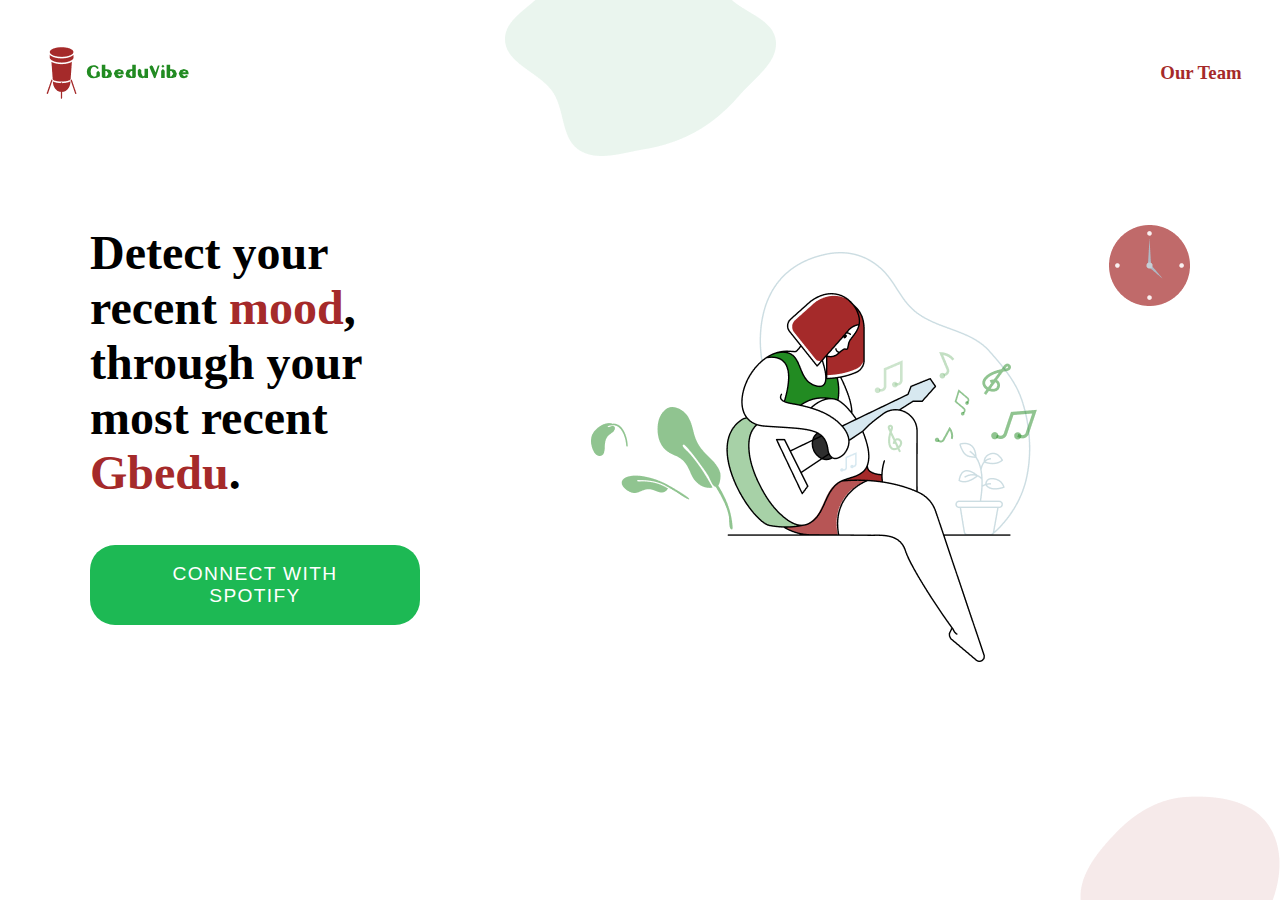
<file: index.html>
<!DOCTYPE html>
<html lang="en">
<head>
    <meta charset="UTF-8">
    <meta http-equiv="X-UA-Compatible" content="IE=edge">
    <meta name="viewport" content="width=device-width, initial-scale=1.0">
    <link rel="stylesheet" href="css/style.css">
    <link rel="icon" type="image/png" sizes="32x32" href="images/conga 1.png">
    <link href="https://fonts.googleapis.com/css2?family=Hind:wght@300;400;500;600;700&display=swap" rel="stylesheet">
    <title translate="no">Gbedu Vibes</title>
</head>
<body>
        <header>
            <nav>
                <div class="logo">
                    <img src="images/conga 1.png" alt="logo">
                    <a href="index.html"><img src="images/GbeduVibe.svg"></a>
                </div>
                <h3><a href="./our team/index.html">Our Team</a></h3>
            </nav>
        </header>
        <main>
            <section>
                <h1>Detect your recent <span>mood</span>, through your most recent <span>Gbedu</span>.</h1>
                <button><a href="spotify/index.html">CONNECT WITH SPOTIFY</a></button>
            </section>
            <img src="images/Group 7.png" alt="music">
        </main>
    
</body>
</html>
</file>
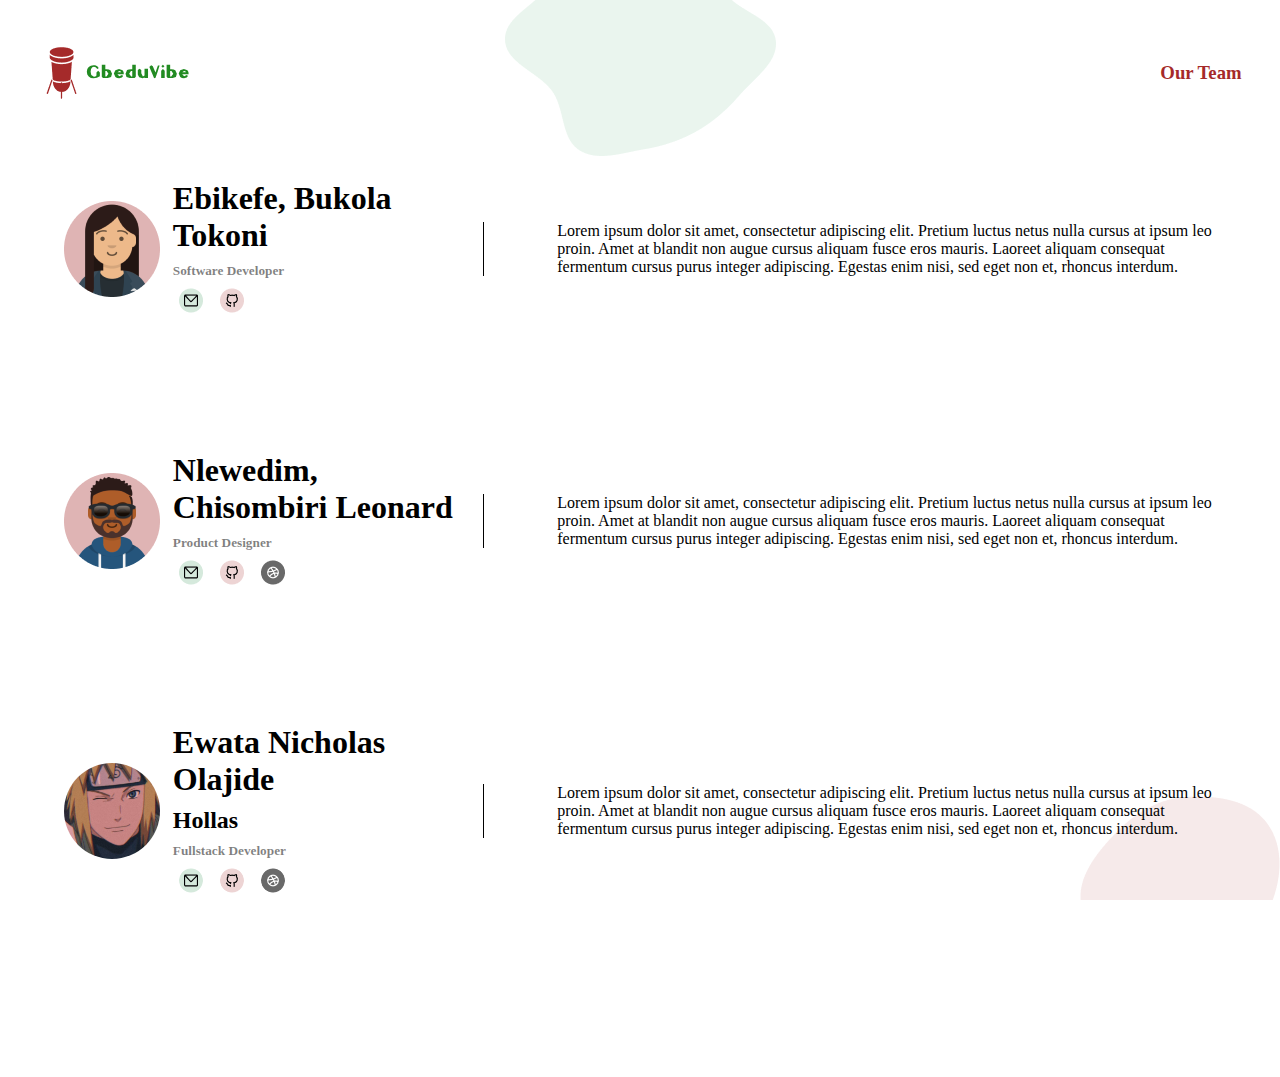
<file: our team/index.html>
<!DOCTYPE html>
<html lang="en">
<head>
    <meta charset="UTF-8">
    <meta http-equiv="X-UA-Compatible" content="IE=edge">
    <meta name="viewport" content="width=device-width, initial-scale=1.0">
    <link rel="stylesheet" href="../css/ourTeam.css">
    <link rel="icon" type="image/png" sizes="32x32" href="../images/conga 1.png">
    <link href="https://fonts.googleapis.com/css2?family=Hind:wght@300;400;500;600;700&display=swap" rel="stylesheet">
    <title translate="no">Gbedu Vibes</title>
</head>
<body>
    <header>
        <nav>
            <div class="logo">
                <img src="../images/conga 1.png" alt="logo">
                <a href="../index.html"><img src="../images/GbeduVibe.svg"></a>
            </div>
            <h3><a href="index.html">Our Team</a></h3>
        </nav>
    </header>

    <main class="team">
        <section class="tokoni-body">
            <div class="content">
                <img src="../images/Ellipse 1.png" alt="animated picture">
                <div class="info">
                    <h1>Ebikefe, Bukola Tokoni</h1>
                    <h5>Software Developer</h5>
                    <div><span><img src="../images/Group 10.png"></span> <span><img src="../images/Group 9.png"></span></div>
                </div>
            </div>
            <div class="para"> 
                <p>Lorem ipsum dolor sit amet, consectetur adipiscing elit. Pretium luctus netus nulla cursus at ipsum leo proin. Amet at blandit non augue cursus aliquam fusce eros mauris. Laoreet aliquam consequat fermentum cursus purus integer adipiscing. Egestas enim nisi, sed eget non et, rhoncus interdum.</p>
            </div>
        </section>
        <section class="chisom-body">
            <div class="content">
                <img src="../images/Ellipse 1-2.png" alt="animated picture">
                <div class="info">
                    <h1>Nlewedim, Chisombiri Leonard</h1>
                    <h5>Product Designer</h5>
                    <div><span><img src="../images/Group 10.png"></span> <span><img src="../images/Group 9.png"></span> <span><img src="../images/Group 13.png"></span></div>
                </div>
            </div>
            <div class="para"> 
                <p>Lorem ipsum dolor sit amet, consectetur adipiscing elit. Pretium luctus netus nulla cursus at ipsum leo proin. Amet at blandit non augue cursus aliquam fusce eros mauris. Laoreet aliquam consequat fermentum cursus purus integer adipiscing. Egestas enim nisi, sed eget non et, rhoncus interdum.</p>
            </div>
        </section>
        <section class="hollas-body">
            <div class="content">
                <img class="minato" src="../images/minato.jpg" alt="animated picture">
                <div class="info">
                    <h1>Ewata Nicholas Olajide</h1>
                    <h2>Hollas</h2>
                    <h5>Fullstack Developer</h5>
                    <div><span><img src="../images/Group 10.png"></span> <span><img src="../images/Group 9.png"></span> <span><img src="../images/Group 13.png"></span></div>
                </div>
            </div>
            <div class="para"> 
                <p>Lorem ipsum dolor sit amet, consectetur adipiscing elit. Pretium luctus netus nulla cursus at ipsum leo proin. Amet at blandit non augue cursus aliquam fusce eros mauris. Laoreet aliquam consequat fermentum cursus purus integer adipiscing. Egestas enim nisi, sed eget non et, rhoncus interdum.</p>
            </div>
        </section>
    </main>

</body>
</html>
</file>
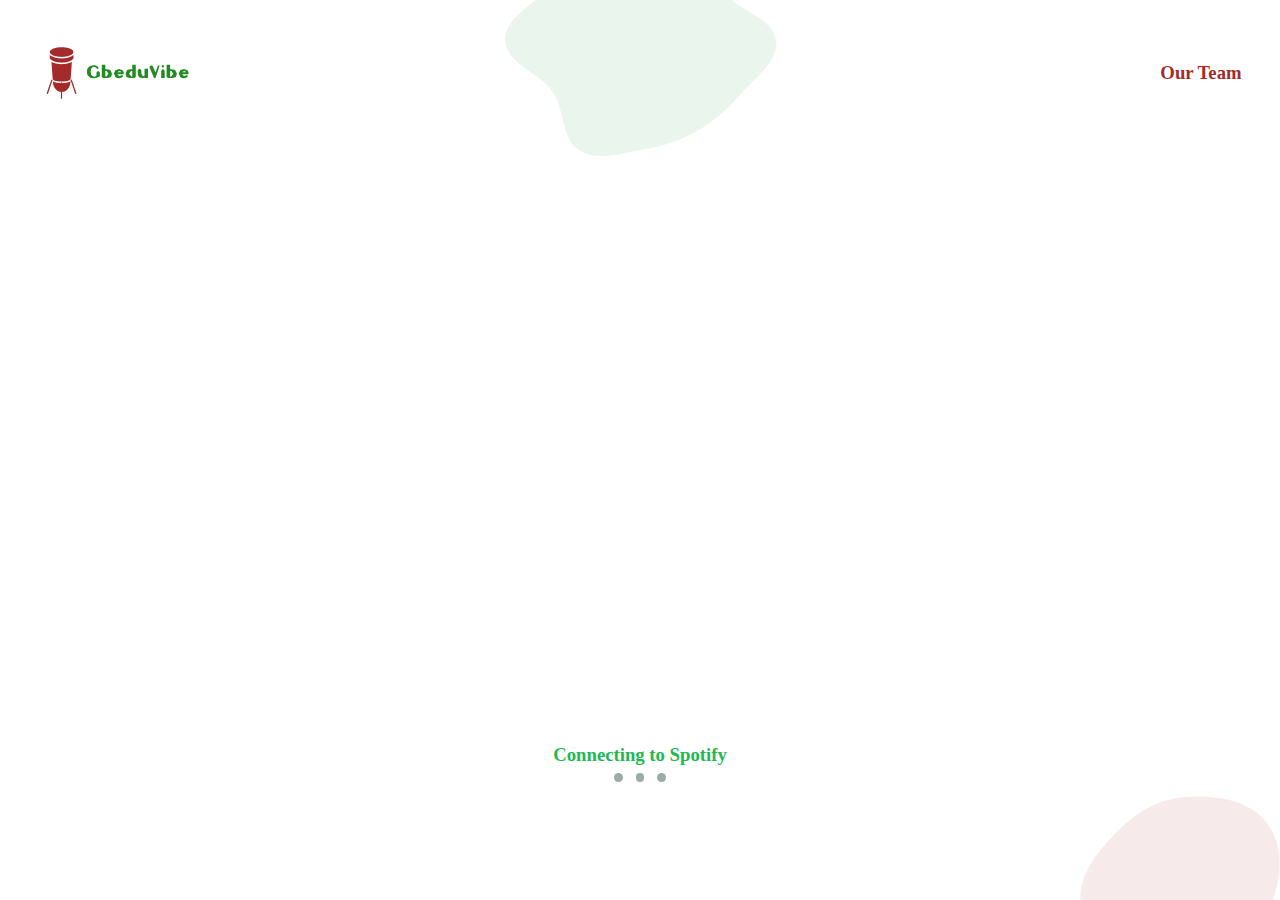
<file: spotify/index.html>
<!DOCTYPE html>
<html lang="en">
<head>
    <meta charset="UTF-8">
    <meta http-equiv="X-UA-Compatible" content="IE=edge">
    <meta name="viewport" content="width=device-width, initial-scale=1.0">
    <link rel="stylesheet" href="../css/spotify.css">
    <link rel="icon" type="image/png" sizes="32x32" href="../images/conga 1.png">
    <link href="https://fonts.googleapis.com/css2?family=Hind:wght@300;400;500;600;700&display=swap" rel="stylesheet">
    <title translate="no">Gbedu Vibes</title>
</head>
<body>
    <header>
        <nav>
            <div class="logo">
                <img src="../images/conga 1.png" alt="logo">
                <a href="../index.html"><img src="../images/GbeduVibe.svg"></a>
            </div>
            <h3><a href="../our team/index.html">Our Team</a></h3>
        </nav>
    </header>

    <Main>
        <div class="container">
            <section class="section-top">
                <div class="top-slide">
                    <img  class="img1" src="../images/undraw_playlist_re_1oed (1) 1.svg">
                    <img class="img2"  src="../images/undraw_audio_player_re_cl20 1.svg">
                    <img  class="img3" src="../images/undraw_media_player_re_rdd2 1.svg">
                </div>
                <div class="final-top">
                    <a href=""><img src="../images/Frame 5.svg"></a> <a href=""><img src="../images/Frame 5-2.svg"></a>
                </div>
            </section>
            <section class="connecting">
                <h3>Connecting to Spotify</h3>
                <div class="ball-slide">
                    <span class="ball1"></span>
                    <span class="ball2"></span>
                    <span class="ball3"></span>
                </div>
            </section>
        </div>
    </Main>
</body>
</html>
</file>
<file: css/style.css>
* {
  box-sizing: border-box;
  margin: 0;
  padding: 0;
}

body {
  height: 100vh;
  background-image: url(../images/Vector-4.png), url(../images/Vector-5.png);
  background-repeat: no-repeat;
  background-position: top center, right bottom;
  display: flex;
  flex-direction: column;
  font-family: "Hind" sans-serif;
}

header {
  display: flex;
  flex-direction: column;
  height: 15vh;
}
header nav {
  display: flex;
  align-items: center;
  justify-content: space-between;
  vertical-align: middle;
  padding: 5vh 3vw;
}
header nav .logo {
  display: flex;
  align-items: center;
}
header nav a {
  text-decoration: none;
  color: #A52A2A;
}
header nav a:hover {
  cursor: pointer;
  border-bottom: 3px solid #A52A2A;
}
header nav h3:hover {
  border-bottom: 3px solid #A52A2A;
}

main {
  display: flex;
  justify-content: space-between;
  padding: 10vh;
}
main section {
  flex-basis: 30%;
}
main section h1 {
  font-size: 3rem;
}
main section h1 span {
  color: #A52A2A;
}
main section button {
  margin-top: 5vh;
  padding: 2vh 3vw;
  border: none;
  border-radius: 25px;
  background-color: #1DB954;
  color: #ffffff;
  letter-spacing: 0.1em;
  cursor: pointer;
}
main section button a {
  text-decoration: none;
  font-size: 1.2rem;
  color: #ffffff;
}
main section button:hover {
  background-color: #A52A2A;
  box-shadow: 5px 5px #1DB954;
}

@media (max-width: 600px) {
  body {
    width: 100vw;
  }
}
@media (max-width: 600px) {
  main {
    margin-top: 5vh;
    display: block;
    background-image: url(img/Group\ 7.png);
    background-repeat: no-repeat;
    background-size: cover;
    background-position: right;
  }
  main section {
    width: 100%;
  }
  main section h1 {
    text-align: center;
    font-size: 2em;
    font-weight: bolder;
  }
  main section button {
    width: 100%;
  }
  main img {
    display: none;
  }
}/*# sourceMappingURL=style.css.map */
</file>
<file: css/ourTeam.css>
* {
  box-sizing: border-box;
  margin: 0;
  padding: 0;
}

body {
  height: 100vh;
  background-image: url(../images/Vector-4.png), url(../images/Vector-5.png);
  background-repeat: no-repeat;
  background-position: top center, right bottom;
  display: flex;
  flex-direction: column;
  font-family: "Hind" sans-serif;
}

header {
  display: flex;
  flex-direction: column;
  height: 15vh;
}
header nav {
  display: flex;
  align-items: center;
  justify-content: space-between;
  vertical-align: middle;
  padding: 5vh 3vw;
}
header nav .logo {
  display: flex;
  align-items: center;
}
header nav a {
  text-decoration: none;
  color: #A52A2A;
}
header nav a:hover {
  cursor: pointer;
  border-bottom: 3px solid #A52A2A;
}
header nav h3:hover {
  border-bottom: 3px solid #A52A2A;
}

.team {
  padding: 5vh 5vw;
}
.team section {
  display: flex;
  align-items: center;
  margin-bottom: 15vh;
}
.team section .content {
  flex-basis: 40%;
  display: flex;
  align-items: center;
  gap: 1vw;
}
.team section .info {
  display: flex;
  flex-direction: column;
  gap: 1vh;
  margin-right: 4%;
}
.team section .info h5 {
  color: rgba(0, 0, 0, 0.5);
}
.team section .info span {
  margin: 0 0.5vw;
}
.team section .para {
  flex-basis: 70%;
}
.team section .para p {
  border-left: 1px solid #000;
  padding-left: 10%;
  height: 100%;
  display: flex;
  align-items: center;
}
.team .hollas-body .content .minato {
  width: 96px;
  height: 96px;
}
.team .hollas-body .content img {
  border-radius: 50%;
}

@media (max-width: 600px) {
  body {
    width: 100vw;
  }
}
@media (max-width: 600px) {
  body {
    height: 100%;
  }

  section {
    flex-direction: column;
  }
  section .content {
    flex-direction: column;
    align-items: center;
    justify-content: center;
  }
  section .content .info h5 {
    text-align: center;
  }
  section .content .info div {
    display: flex;
    justify-content: center;
  }
  section .content .para p {
    padding: 0;
    border: 0;
    text-align: center;
  }
}/*# sourceMappingURL=ourTeam.css.map */
</file>
<file: css/spotify.css>
* {
  box-sizing: border-box;
  margin: 0;
  padding: 0;
}

body {
  height: 100vh;
  background-image: url(../images/Vector-4.png), url(../images/Vector-5.png);
  background-repeat: no-repeat;
  background-position: top center, right bottom;
  display: flex;
  flex-direction: column;
  font-family: "Hind" sans-serif;
}

header {
  display: flex;
  flex-direction: column;
  height: 15vh;
}
header nav {
  display: flex;
  align-items: center;
  justify-content: space-between;
  vertical-align: middle;
  padding: 5vh 3vw;
}
header nav .logo {
  display: flex;
  align-items: center;
}
header nav a {
  text-decoration: none;
  color: #A52A2A;
}
header nav a:hover {
  cursor: pointer;
  border-bottom: 3px solid #A52A2A;
}
header nav h3:hover {
  border-bottom: 3px solid #A52A2A;
}

main {
  width: 100%;
  height: 80vh;
  display: flex;
  justify-content: center;
  align-items: center;
}
main .container {
  width: 90%;
  height: 100%;
  display: flex;
  flex-direction: column;
  justify-content: space-evenly;
  align-items: center;
}
main .container .section-top {
  position: relative;
  height: 60%;
  width: 100%;
  display: flex;
  justify-content: center;
  align-items: center;
}
main .container .section-top .top-slide .img1 {
  width: 100%;
  height: 100%;
  position: absolute;
  top: 0;
  left: 0;
  opacity: 0;
  /* animation: name duration timing-function delay iteration-count direction fill-mode; */
  -webkit-animation: slide1 3s ease-in 1 normal backwards;
          animation: slide1 3s ease-in 1 normal backwards;
}
main .container .section-top .top-slide .img2 {
  width: 100%;
  height: 100%;
  position: absolute;
  top: 0;
  left: 0;
  opacity: 0;
  -webkit-animation: slide 4s ease-in 3s 1 normal backwards;
          animation: slide 4s ease-in 3s 1 normal backwards;
}
main .container .section-top .top-slide .img3 {
  width: 100%;
  height: 100%;
  position: absolute;
  top: 0;
  left: 0;
  opacity: 0;
  -webkit-animation: slide 4s ease-in 7s 1 normal backwards;
          animation: slide 4s ease-in 7s 1 normal backwards;
}
main .container .section-top .final-top {
  position: absolute;
  top: 0;
  display: flex;
  gap: 2vw;
  opacity: 0;
  -webkit-animation: final 3s ease-in 12s 1 normal forwards;
          animation: final 3s ease-in 12s 1 normal forwards;
}
main .container .section-top .final-top img:hover {
  transition-duration: 0.2s;
  transition-timing-function: ease-in;
  transition-property: border;
  border-radius: 16px;
  border: 3px solid #1DB954;
}
main .container .connecting {
  color: #1DB954;
  -webkit-animation: done 1s ease-out 12s 1 normal forwards;
          animation: done 1s ease-out 12s 1 normal forwards;
}
main .container .connecting .ball-slide {
  display: flex;
  justify-content: center;
  align-items: center;
  height: 100%;
  gap: 1vw;
}
main .container .connecting .ball-slide span {
  width: 5%;
  height: 40%;
  background-color: #9BADA2;
  border-radius: 50%;
}
main .container .connecting .ball-slide .ball1 {
  -webkit-animation: ball 3s ease-in 1 normal forwards;
          animation: ball 3s ease-in 1 normal forwards;
}
main .container .connecting .ball-slide .ball2 {
  -webkit-animation: ball 4s ease-in 3s 1 normal forwards;
          animation: ball 4s ease-in 3s 1 normal forwards;
}
main .container .connecting .ball-slide .ball3 {
  -webkit-animation: ball 4s ease-in 7s 1 normal forwards;
          animation: ball 4s ease-in 7s 1 normal forwards;
}

@-webkit-keyframes slide1 {
  0% {
    opacity: 1;
    transform: translateX(-20px);
  }
  50% {
    opacity: 1;
  }
  100% {
    opacity: 0;
    transform: translateX(20px);
  }
}

@keyframes slide1 {
  0% {
    opacity: 1;
    transform: translateX(-20px);
  }
  50% {
    opacity: 1;
  }
  100% {
    opacity: 0;
    transform: translateX(20px);
  }
}
@-webkit-keyframes slide {
  0% {
    opacity: 0;
    transform: translateX(-20px);
  }
  50% {
    opacity: 1;
    transition-duration: 1s;
  }
  100% {
    opacity: 0;
    transform: translateX(20px);
    transition-duration: 1s;
  }
}
@keyframes slide {
  0% {
    opacity: 0;
    transform: translateX(-20px);
  }
  50% {
    opacity: 1;
    transition-duration: 1s;
  }
  100% {
    opacity: 0;
    transform: translateX(20px);
    transition-duration: 1s;
  }
}
@-webkit-keyframes final {
  from {
    opacity: 0;
  }
  to {
    opacity: 1;
  }
}
@keyframes final {
  from {
    opacity: 0;
  }
  to {
    opacity: 1;
  }
}
@-webkit-keyframes ball {
  0% {
    background-color: #9BADA2;
  }
  50% {
    background-color: #1DB954;
    box-shadow: 0 0 3px #1DB954;
    transition-duration: 2s;
    transform: scale(1.2);
  }
  100% {
    background-color: #9BADA2;
    transform: scale(0.5);
    transition-duration: 1s;
  }
}
@keyframes ball {
  0% {
    background-color: #9BADA2;
  }
  50% {
    background-color: #1DB954;
    box-shadow: 0 0 3px #1DB954;
    transition-duration: 2s;
    transform: scale(1.2);
  }
  100% {
    background-color: #9BADA2;
    transform: scale(0.5);
    transition-duration: 1s;
  }
}
@-webkit-keyframes done {
  to {
    opacity: 0;
    transition-duration: 2s;
  }
}
@keyframes done {
  to {
    opacity: 0;
    transition-duration: 2s;
  }
}
@media (max-width: 600px) {
  body {
    height: 100vh;
  }

  .final-img {
    flex-direction: column;
  }

  .ball-slider {
    gap: 3vw;
  }
}/*# sourceMappingURL=spotify.css.map */
</file>
